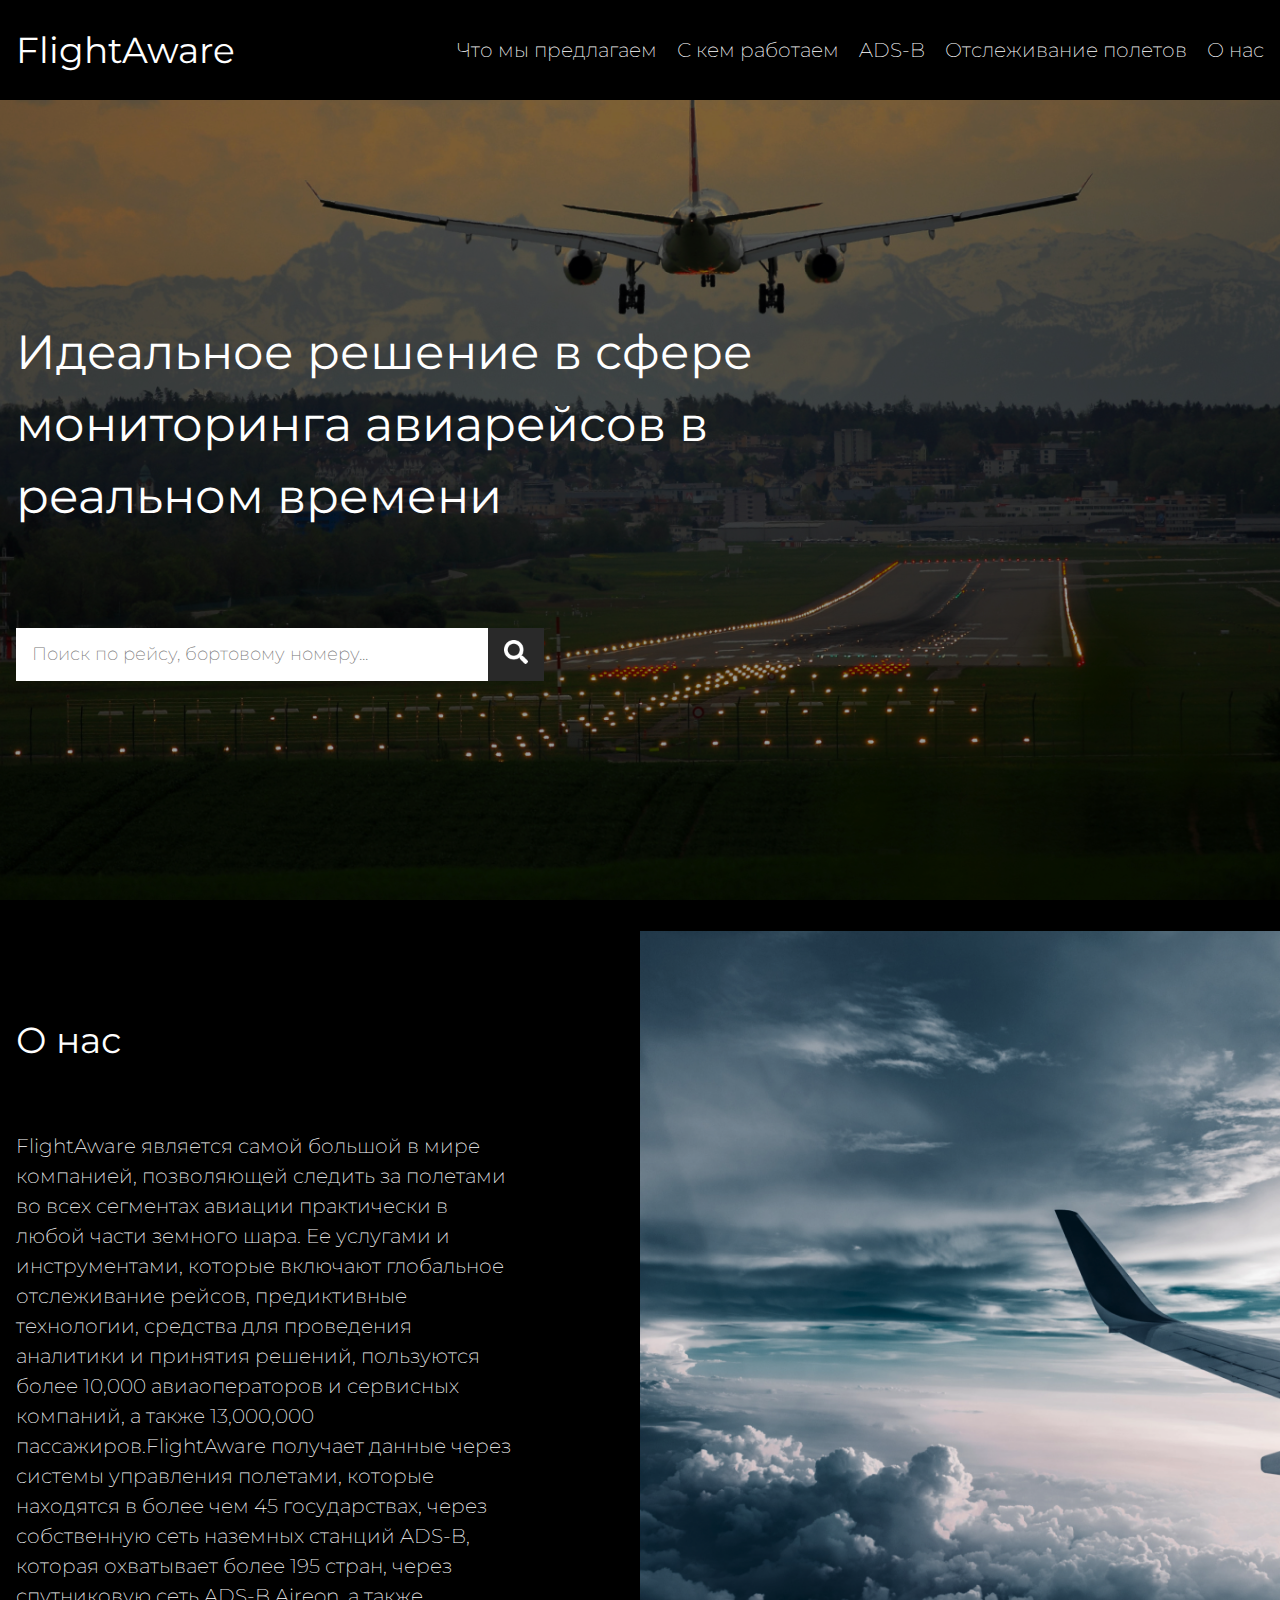
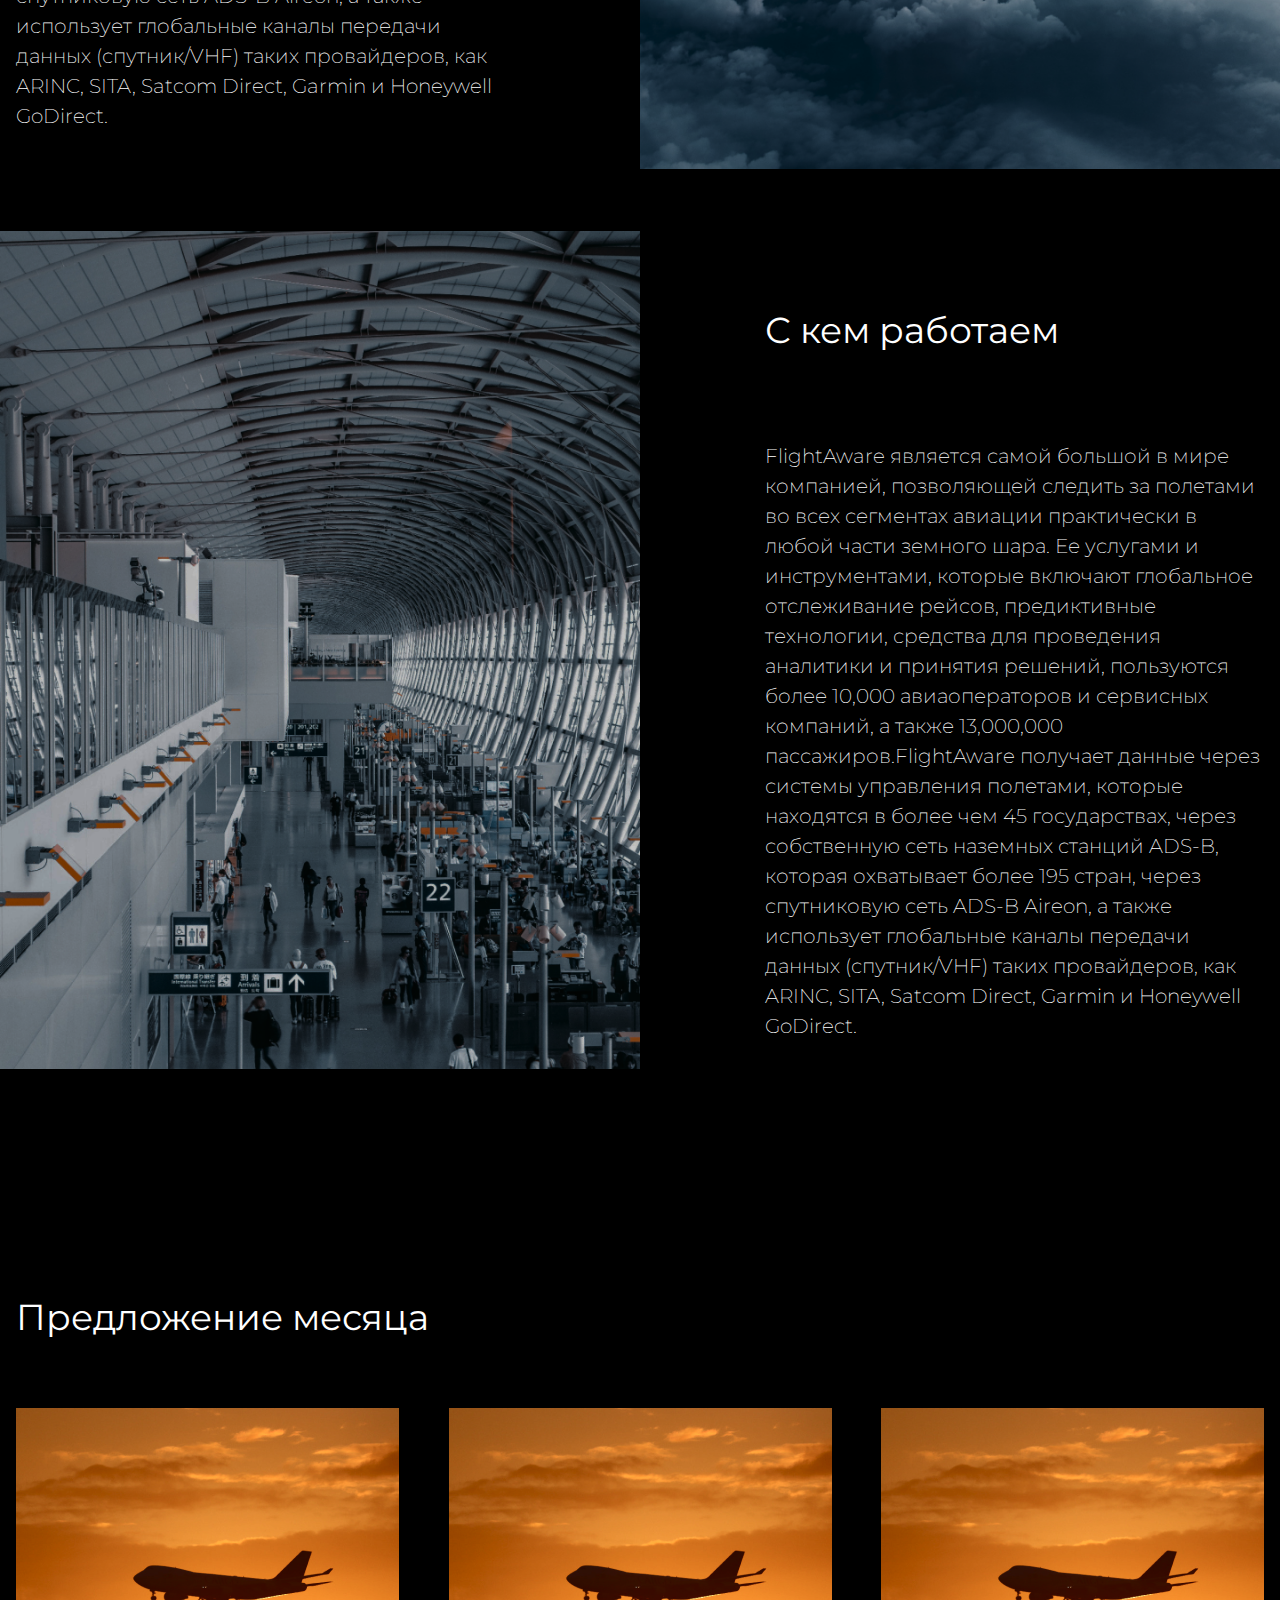
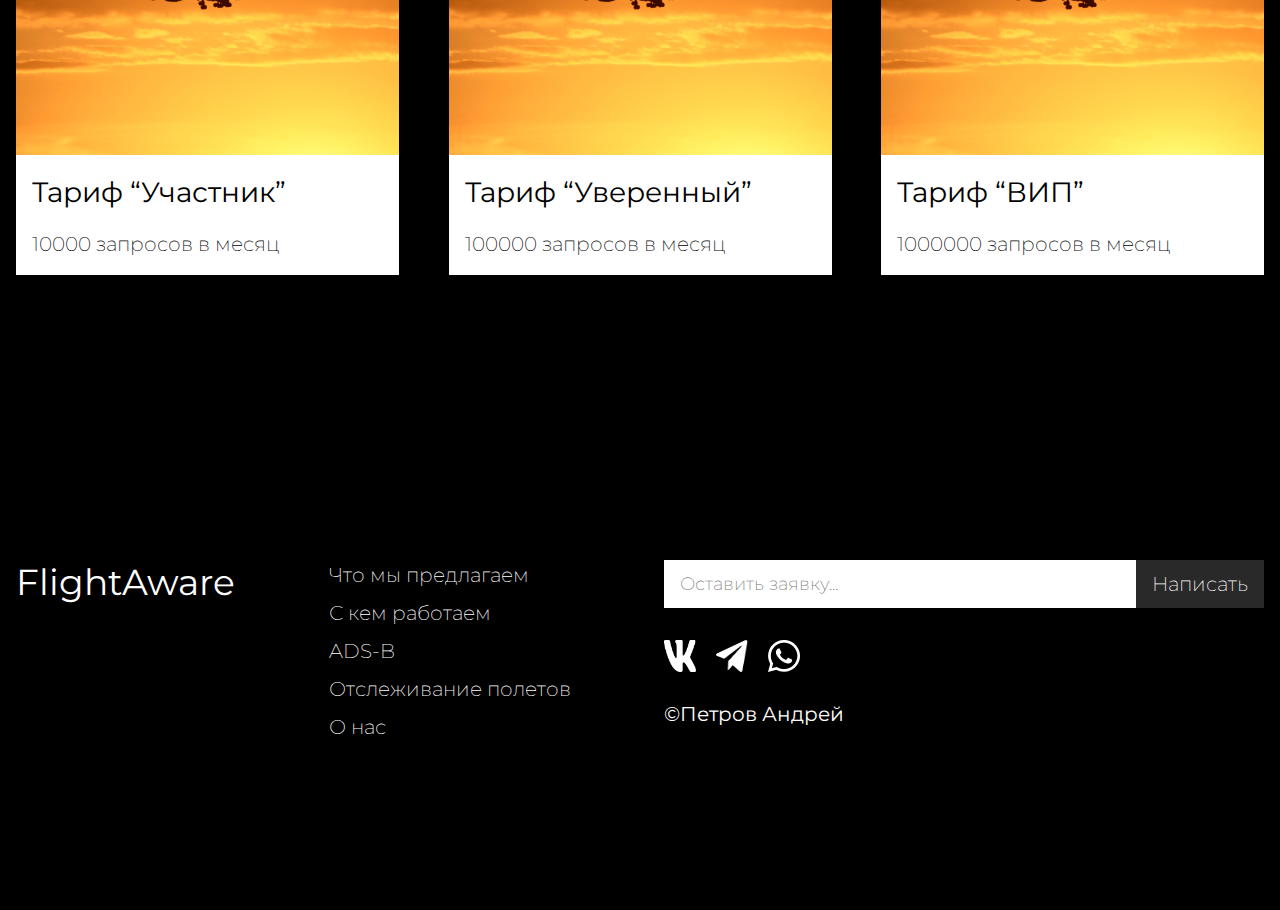
<file: index.html>
<!DOCTYPE html>
<html lang="en">
<head>
    <meta charset="UTF-8">
    <meta http-equiv="X-UA-Compatible" content="IE=edge">
    <meta name="viewport" content="width=device-width, initial-scale=1.0">
    <link rel="stylesheet" href="style.css">
    <link rel="preconnect" href="https://fonts.googleapis.com">
    <link rel="preconnect" href="https://fonts.gstatic.com" crossorigin>
    <link href="https://fonts.googleapis.com/css2?family=Montserrat:wght@100;200;300;400;500;600;700;800;900&display=swap" rel="stylesheet">
    <title>FlightAware</title>
</head>
<body>
  
    <header class="bg-dark sup-p">
        <div class="container h-100 flex align-items-center justify-between header">
            <a href="/index.html"><span class="font-light logo">FlightAware</span></a>
            <nav class="flex justify-between align-items-center header-nav">
                <a href="/offer.html" class="nav-item font-200">Что мы предлагаем</a>
                <a href="/work.html" class="nav-item font-200">С кем работаем</a>
                <a href="#" class="nav-item font-200">ADS-B</a>
                <a href="#" class="nav-item font-200">Отслеживание полетов</a>
                <a href="#" class="nav-item font-200">О нас</a>
            </nav>
            <div class="burger-button">
                <span class="burger-line"></span>
                <span class="burger-line"></span>
                <span class="burger-line"></span>
            </div>
            <nav class="burger-menu">
                <div class="krest"></div>
                <div class="w-100 flex align-items-center justify-center flex-col">
                    <a href="/offer.html" class="nav-item font-200">Что мы предлагаем</a>
                    <a href="/work.html" class="nav-item font-200">С кем работаем</a>
                    <a href="#" class="nav-item font-200">ADS-B</a>
                    <a href="#" class="nav-item font-200">Отслеживание полетов</a>
                    <a href="#" class="nav-item font-200">О нас</a>
                </div>
            </nav>
        </div>
    </header>
    <section class="main h-full sup-p">
        <div class="container">
            <div class="h-100 flex flex-col align-items-start justify-center">
                <h1 class="font-light font-400 main-title">Идеальное решение в сфере мониторинга авиарейсов в реальном времени</h1>
                <div class="w-100 flex">
                    <input type="text" placeholder="Поиск по рейсу, бортовому номеру...">
                    <button class="btn"><img src="/img/search-icon.png" alt=""></button>
                </div>
            </div>
        </div>
    </section>
    <section class="about h-full sup-p">
        <div class="container flex flex-col align-items-start justify-center">
            <div class="w-40">
                <h2 class="font-light font-400">О нас</h2>
                <p class="font-light font-200">FlightAware является самой большой в мире компанией, позволяющей следить за полетами во всех сегментах авиации практически в любой части земного шара. Ее услугами и инструментами, которые включают глобальное отслеживание рейсов, предиктивные технологии, средства для проведения аналитики и принятия решений, пользуются более 10,000 авиаоператоров и сервисных компаний, а также 13,000,000 пассажиров.FlightAware получает данные через системы управления полетами, которые находятся в более чем 45 государствах, через собственную сеть наземных станций ADS-B, которая охватывает более 195 стран, через спутниковую сеть ADS-B Aireon, а также использует глобальные каналы передачи данных (спутник/VHF) таких провайдеров, как ARINC, SITA, Satcom Direct, Garmin и Honeywell GoDirect.</p>
            </div>
            <img class="bg-img" src="/img/about-bg.png" alt="">
        </div>
    </section>
    <section class="work h-full sup-p">
        <div class="container flex">
            <div class="w-60"></div>
            <div class="w-40 flex flex-col align-items-start justify-center">
                <h2 class="font-light font-400">С кем работаем</h2>
                <p class="font-light font-200">FlightAware является самой большой в мире компанией, позволяющей следить за полетами во всех сегментах авиации практически в любой части земного шара. Ее услугами и инструментами, которые включают глобальное отслеживание рейсов, предиктивные технологии, средства для проведения аналитики и принятия решений, пользуются более 10,000 авиаоператоров и сервисных компаний, а также 13,000,000 пассажиров.FlightAware получает данные через системы управления полетами, которые находятся в более чем 45 государствах, через собственную сеть наземных станций ADS-B, которая охватывает более 195 стран, через спутниковую сеть ADS-B Aireon, а также использует глобальные каналы передачи данных (спутник/VHF) таких провайдеров, как ARINC, SITA, Satcom Direct, Garmin и Honeywell GoDirect.</p>
            </div>
            <img class="bg-img" src="/img/work-bg.png" alt="">
        </div>
    </section>
    <section class="month h-full bg-dark sup-p">
        <div class="container flex flex-col justify-center">
            <h2 class="w-100 font-light font-400 main-title">Предложение месяца</h2>
            <div class="flex justify-between align-items-center w-100 font-light">
                <div class="flex flex-col">
                    <img src="/img/month.png" alt="">
                    <div class="bg-light flex flex-col justify-between align-items-start">
                        <h3 class="font-400 font-dark m-1">Тариф “Участник”</h3>
                        <p class="font-200 font-dark m-1 mt-0">10000 запросов в месяц</p>
                    </div>
                </div>
                <div class="flex flex-col">
                    <img src="/img/month.png" alt="">
                    <div class="bg-light flex flex-col justify-between align-items-start">
                        <h3 class="font-400 font-dark m-1">Тариф “Уверенный”</h3>
                        <p class="font-200 font-dark m-1 mt-0">100000 запросов в месяц</p>
                    </div>
                </div>
                <div class="flex flex-col">
                    <img src="/img/month.png" alt="">
                    <div class="bg-light flex flex-col justify-between align-items-start">
                        <h3 class="font-400 font-dark m-1">Тариф “ВИП”</h3>
                        <p class="font-200 font-dark m-1 mt-0">1000000 запросов в месяц</p>
                    </div>
                </div>
            </div>
        </div>
    </section>
    <footer class="bg-dark sup-p">
        <div class="container flex justify-between align-items-start p-10">
            <a href="index.html"><span class="font-light logo">FlightAware</span></a>
            <nav class="flex flex-col justify-between align-items-start">
                <a href="/offer.html" class="footer-nav-item font-200">Что мы предлагаем</a>
                <a href="/work.html" class="footer-nav-item font-200">С кем работаем</a>
                <a href="#" class="footer-nav-item font-200">ADS-B</a>
                <a href="#" class="footer-nav-item font-200">Отслеживание полетов</a>
                <a href="#" class="footer-nav-item font-200">О нас</a>
            </nav>
            <div class="flex flex-col align-items-start justify-start">
                <div class="flex">
                    <input type="text" placeholder="Оставить заявку...">
                    <button class="btn font-light">Написать</button>
                </div>
                <div class="mt-2">
                    <a href="#" class="soc-item"><img src="/img/vk.png" alt=""></a>
                    <a href="#" class="soc-item"><img src="/img/tg.png" alt=""></a>
                    <a href="#" class="soc-item"><img src="/img/wa.png" alt=""></a>
                </div>
                <p class="font-light">&#169;Петров Андрей</p>
            </div>
           
        </div>
    </footer>
    <script src="/index.js"></script>
</body>
</html>
</file>
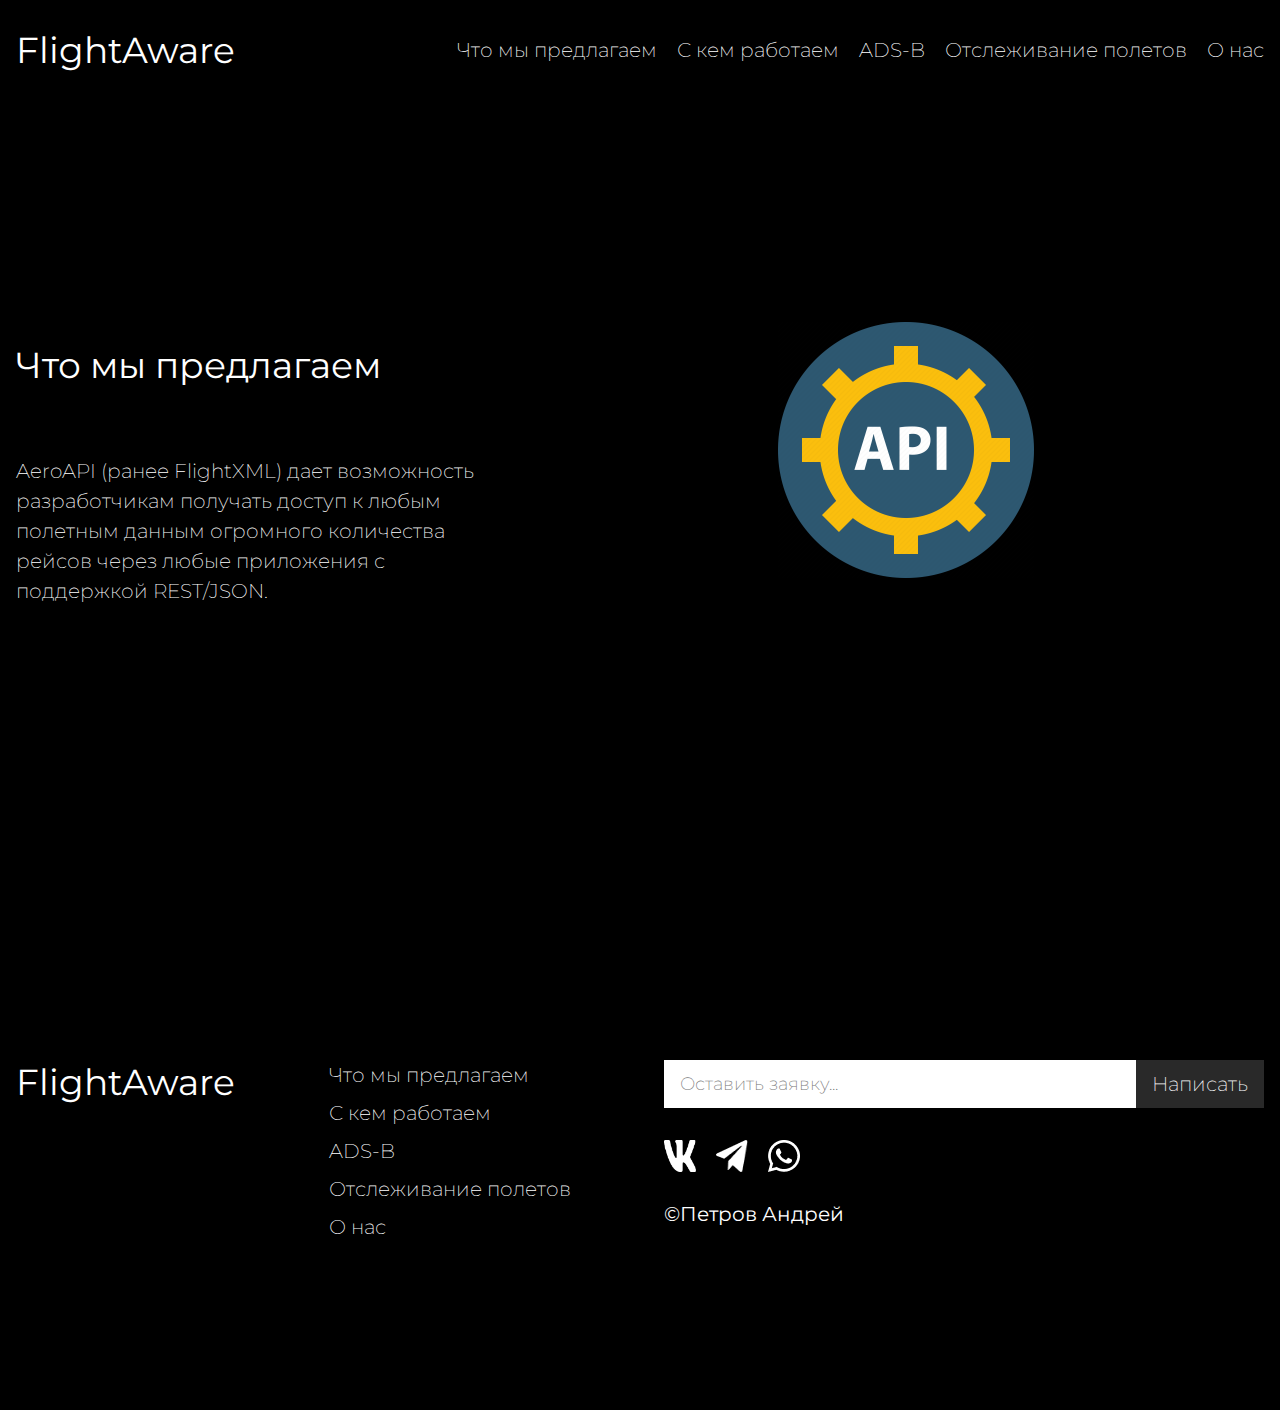
<file: offer.html>
<!DOCTYPE html>
<html lang="en">
<head>
    <meta charset="UTF-8">
    <meta http-equiv="X-UA-Compatible" content="IE=edge">
    <meta name="viewport" content="width=device-width, initial-scale=1.0">
    <link rel="stylesheet" href="/style.css">
    <link rel="preconnect" href="https://fonts.googleapis.com">
    <link rel="preconnect" href="https://fonts.gstatic.com" crossorigin>
    <link href="https://fonts.googleapis.com/css2?family=Montserrat:wght@100;200;300;400;500;600;700;800;900&display=swap" rel="stylesheet">
    <title>FlightAware</title>
</head>
<body class="bg-dark">
    <header class="bg-dark">
        <div class="container h-100 flex align-items-center justify-between header">
            <a href="/index.html"><span class="font-light logo">FlightAware</span></a>
            <nav class="flex justify-between align-items-center header-nav">
                <a href="/offer.html" class="nav-item font-200">Что мы предлагаем</a>
                <a href="/work.html" class="nav-item font-200">С кем работаем</a>
                <a href="#" class="nav-item font-200">ADS-B</a>
                <a href="#" class="nav-item font-200">Отслеживание полетов</a>
                <a href="#" class="nav-item font-200">О нас</a>
            </nav>
            <div class="burger-button">
                <span class="burger-line"></span>
                <span class="burger-line"></span>
                <span class="burger-line"></span>
            </div>
            <nav class="burger-menu">
                <div class="krest"></div>
                <div class="w-100 flex align-items-center justify-center flex-col">
                    <a href="/offer.html" class="nav-item font-200">Что мы предлагаем</a>
                    <a href="/work.html" class="nav-item font-200">С кем работаем</a>
                    <a href="#" class="nav-item font-200">ADS-B</a>
                    <a href="#" class="nav-item font-200">Отслеживание полетов</a>
                    <a href="#" class="nav-item font-200">О нас</a>
                </div>
            </nav>
        </div>
    </header>
    <section class="about aero-api h-full">
        <div class="container flex flex-col align-items-start justify-center">
            <div class="w-40">
                <h2 class="font-light font-400">Что мы предлагаем</h2>
                <p class="font-light font-200">AeroAPI (ранее FlightXML) дает возможность разработчикам получать доступ к любым полетным данным огромного количества рейсов через любые приложения с поддержкой REST/JSON.</p>
            </div>
            <img class="bg-img" src="/img/aero-api.png" alt="">
        </div>
    </section>
    <footer class="bg-dark">
        <div class="container flex justify-between align-items-start p-10">
            <a href="index.html"><span class="font-light logo">FlightAware</span></a>
            <nav class="flex flex-col justify-between align-items-start">
                <a href="/offer.html" class="footer-nav-item font-200">Что мы предлагаем</a>
                <a href="/work.html" class="footer-nav-item font-200">С кем работаем</a>
                <a href="#" class="footer-nav-item font-200">ADS-B</a>
                <a href="#" class="footer-nav-item font-200">Отслеживание полетов</a>
                <a href="#" class="footer-nav-item font-200">О нас</a>
            </nav>
            <div class="flex flex-col align-items-start justify-start">
                <div class="flex">
                    <input type="text" placeholder="Оставить заявку...">
                    <button class="btn font-light">Написать</button>
                </div>
                <div class="mt-2">
                    <a href="#" class="soc-item"><img src="/img/vk.png" alt=""></a>
                    <a href="#" class="soc-item"><img src="/img/tg.png" alt=""></a>
                    <a href="#" class="soc-item"><img src="/img/wa.png" alt=""></a>
                    
                </div>
                <p class="font-light">&#169;Петров Андрей</p>
            </div>
           
        </div>
    </footer>
    <script src="/index.js"></script>
</body>
</html>
</file>
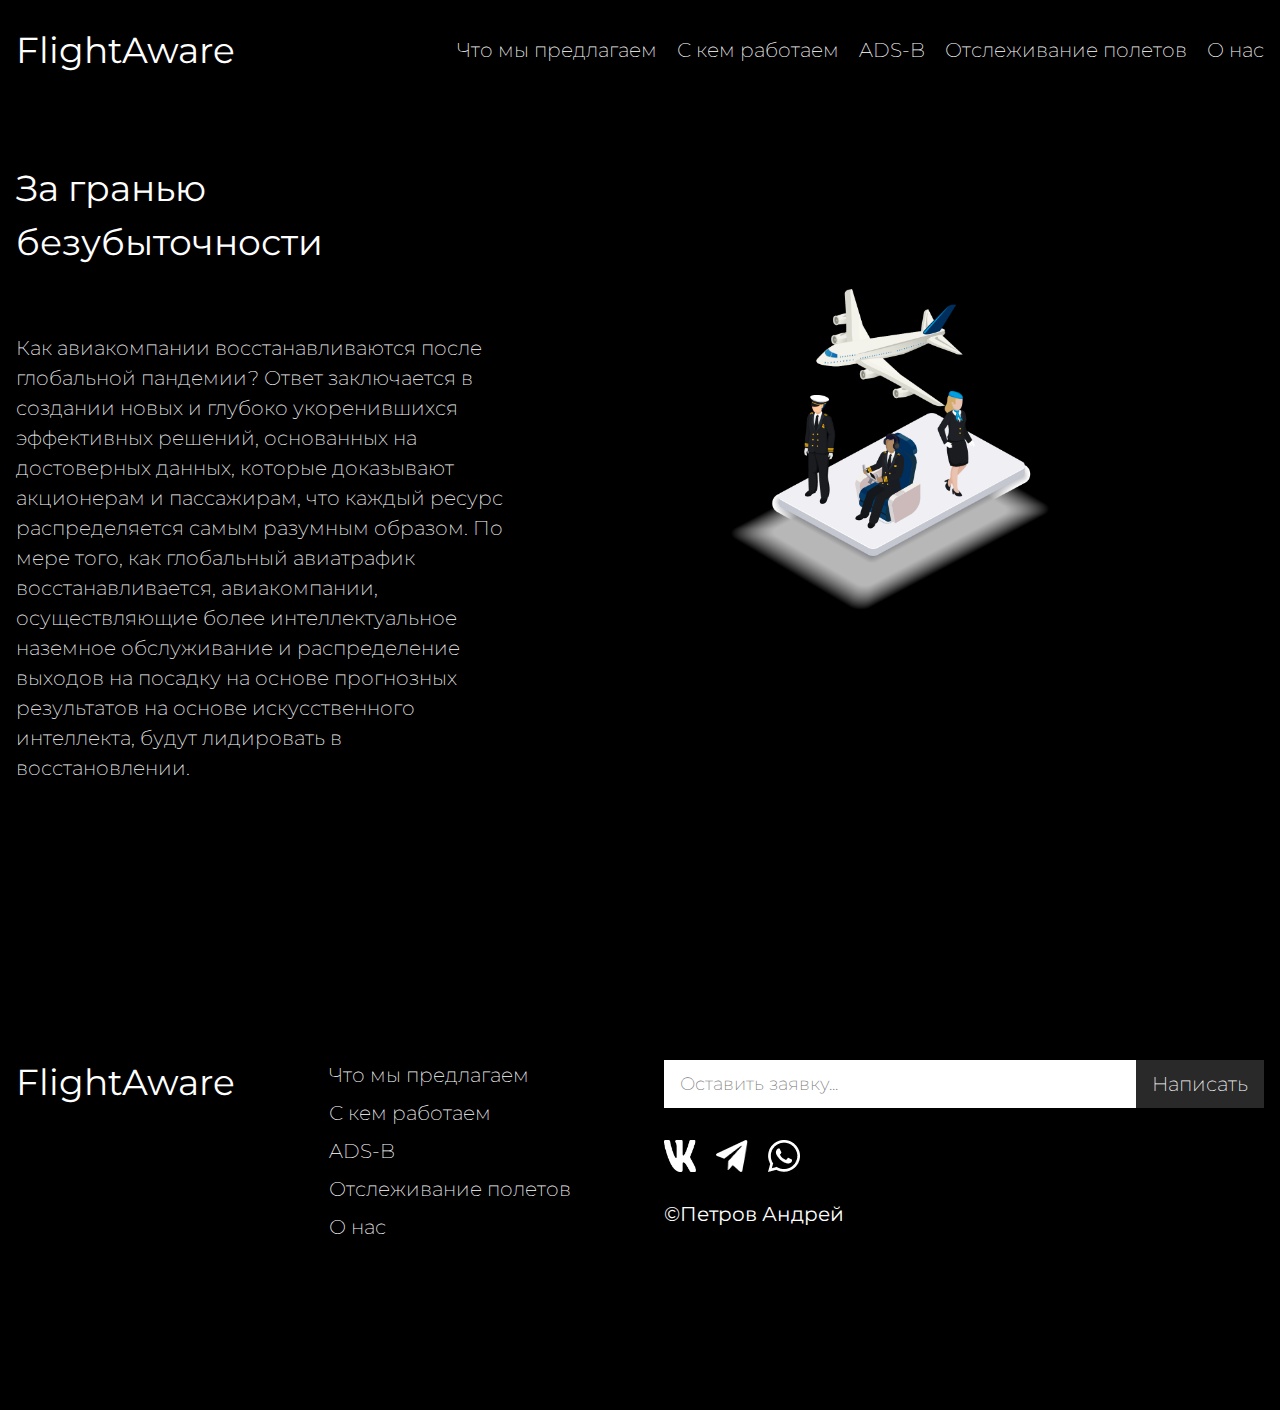
<file: work.html>
<!DOCTYPE html>
<html lang="en">
<head>
    <meta charset="UTF-8">
    <meta http-equiv="X-UA-Compatible" content="IE=edge">
    <meta name="viewport" content="width=device-width, initial-scale=1.0">
    <link rel="stylesheet" href="/style.css">
    <link rel="preconnect" href="https://fonts.googleapis.com">
    <link rel="preconnect" href="https://fonts.gstatic.com" crossorigin>
    <link href="https://fonts.googleapis.com/css2?family=Montserrat:wght@100;200;300;400;500;600;700;800;900&display=swap" rel="stylesheet">
    <title>FlightAware</title>
</head>
<body class="bg-dark">
    <header class="bg-dark">
        <div class="container h-100 flex align-items-center justify-between header">
            <a href="/index.html"><span class="font-light logo">FlightAware</span></a>
            <nav class="flex justify-between align-items-center header-nav">
                <a href="/offer.html" class="nav-item font-200">Что мы предлагаем</a>
                <a href="/work.html" class="nav-item font-200">С кем работаем</a>
                <a href="#" class="nav-item font-200">ADS-B</a>
                <a href="#" class="nav-item font-200">Отслеживание полетов</a>
                <a href="#" class="nav-item font-200">О нас</a>
            </nav>
            <div class="burger-button">
                <span class="burger-line"></span>
                <span class="burger-line"></span>
                <span class="burger-line"></span>
            </div>
            <nav class="burger-menu">
                <div class="krest"></div>
                <div class="w-100 flex align-items-center justify-center flex-col">
                    <a href="/offer.html" class="nav-item font-200">Что мы предлагаем</a>
                    <a href="/work.html" class="nav-item font-200">С кем работаем</a>
                    <a href="#" class="nav-item font-200">ADS-B</a>
                    <a href="#" class="nav-item font-200">Отслеживание полетов</a>
                    <a href="#" class="nav-item font-200">О нас</a>
                </div>
            </nav>
        </div>
    </header>
    <section class="about work-api h-full">
        <div class="container flex flex-col align-items-start justify-center">
            <div class="w-40">
                <h2 class="font-light font-400">За гранью безубыточности</h2>
                <p class="font-light font-200">Как авиакомпании восстанавливаются после глобальной пандемии? Ответ заключается в создании новых и глубоко укоренившихся эффективных решений, основанных на достоверных данных, которые доказывают акционерам и пассажирам, что каждый ресурс распределяется самым разумным образом. По мере того, как глобальный авиатрафик восстанавливается, авиакомпании, осуществляющие более интеллектуальное наземное обслуживание и распределение выходов на посадку на основе прогнозных результатов на основе искусственного интеллекта, будут лидировать в восстановлении. </p>
            </div>
            <img class="bg-img" src="/img/work-api.webp" alt="">
        </div>
    </section>
    <footer class="bg-dark">
        <div class="container flex justify-between align-items-start p-10">
            <a href="index.html"><span class="font-light logo">FlightAware</span></a>
            <nav class="flex flex-col justify-between align-items-start">
                <a href="/offer.html" class="footer-nav-item font-200">Что мы предлагаем</a>
                <a href="/work.html" class="footer-nav-item font-200">С кем работаем</a>
                <a href="#" class="footer-nav-item font-200">ADS-B</a>
                <a href="#" class="footer-nav-item font-200">Отслеживание полетов</a>
                <a href="#" class="footer-nav-item font-200">О нас</a>
            </nav>
            <div class="flex flex-col align-items-start justify-start">
                <div class="flex">
                    <input type="text" placeholder="Оставить заявку...">
                    <button class="btn font-light">Написать</button>
                </div>
                <div class="mt-2">
                    <a href="#" class="soc-item"><img src="/img/vk.png" alt=""></a>
                    <a href="#" class="soc-item"><img src="/img/tg.png" alt=""></a>
                    <a href="#" class="soc-item"><img src="/img/wa.png" alt=""></a>
                </div>
                <p class="font-light">&#169;Петров Андрей</p>
            </div>
        </div>
    </footer>
    <script src="/index.js"></script>
</body>
</html>
</file>
<file: style.css>
body {
    padding: 0;
    margin: 0;
    box-sizing: border-box;
    font-family: 'Montserrat', sans-serif;
}

header {
    position: fixed;
    z-index: 100000;
    top: 0;
    left: 0;
    right: 0;  
}

input {
    width: 440px;
    padding: 12px 16px;
    outline-offset: 0;
    border: none;
    cursor: pointer;
    overflow: hidden;
    outline: none;
    font-size: 18px;
    font-weight: 200 !important;
    font-family: 'Montserrat', sans-serif;
}

a {
    text-decoration: none;
    color: #fff;
}

a, h1, h2, h3, h4, h5, p {
    line-height: 150%;
}

h1 {
    margin: 96px 0;
    font-size: 48px;
}

h2 {
    margin: 64px 0;
    font-size: 36px;
}

h3 {
    margin: 48px 0;
    font-size: 28px;
}

h4 {
    margin: 24px 0;
    font-size: 24px;
}

h5 {
    margin: 16px 0;
    font-size: 18px;
}

/* p, a {
    font-size: 18px;
} */


/* Утилити классы */

.p-0 {
    padding: 0;
}

.p-10 {
    padding-top: 10rem;
    padding-bottom: 10rem;
}

.m-0 {
    margin: 0;
}

.m-05 {
    margin: 0.5rem;
}

.m-1 {
    margin: 1rem;
}

.m-2 {
    margin: 2rem;
}

.m-4 {
    margin: 4rem;
}

.mt-0 {
    margin-top: 0;
}

.mt-2 {
    margin-top: 2rem;
}

.btn {
    padding: 12px 16px;
    background-color: #292929;
    background-repeat: no-repeat;
    border: none;
    cursor: pointer;
    overflow: hidden;
    outline: none;
    font-size: 20px !important;
    font-weight: 200 !important;
    font-family: 'Montserrat', sans-serif;
}

.btn, a, .logo{
    transition: opacity 0.7s ease;
}

.btn:hover, a:hover, .logo:hover {
    opacity: 0.7 !important;
    cursor: pointer;
}

.btn img {
    height: 24px;
    width: 24px;
}

.nav-item {
    margin-left: 16px;
    font-size: 20px !important; 
}

.nav-item:first-child {
    margin-left: 0;
}

.soc-item {
    margin-left: 16px;

}

.soc-item img {
    height: 32px !important;
    width: 32px !important;
}

.soc-item:first-child {
    margin-left: 0;
}

.footer-nav-item {
    margin-bottom: 0.5rem;
    font-size: 20px !important; 
}

p {
    font-size: 20px;
}

.nav-item:last-child {
    margin-bottom: 0;
}

.container {
    box-sizing: border-box;
    width: 100%;
    max-width: 1440px;
    margin: 0 auto;
    position: relative;
    height: 100%;
    padding-left: 1rem !important;
    padding-right: 1rem !important;
}

.flex {
    display: flex;
}

.flex-col {
    flex-direction: column;
}

.flex-row {
    flex-direction: row;
}

.h-full {
    height: 100vh;
}

.h-100 {
    height: 100%;
}

.font-l {
    line-height: 150%;
    font-size: 36px;
}

.font-100 {
    font-weight: 100;
}

.font-200 {
    font-weight: 200;
}

.font-300 {
    font-weight: 300;
}

.font-400 {
    font-weight: 400;
}

.font-500 {
    font-weight: 500;
}

.font-600 {
    font-weight: 600;
}

.font-light {
    color: #fff;
}

.font-dark {
    color: #000;
}

.bg-dark {
    background-color: #000;
}

.bg-light {
    background-color: #fff;
}

.align-items-center {
    align-items: center;
}

.align-items-start {
    align-items: flex-start;
}

.justify-center {
    justify-content: center;
}

.justify-start {
    justify-content: flex-start;
}

.justify-between {
    justify-content: space-between;
}

.self-center {
    justify-self: center;
}

.item-center{
    align-self: center;
}

.relative {
    position: relative;
}

.w-100 {
    width: 100%;
}

.w-70 {
    width: 70%;
}

.w-60 {
    width: 60%;
}

.w-50 {
    width: 50%;
}

.w-40 {
    width: 40%;
}

.w-30 {
    width: 30%;
}

/* Большие классы */
.logo {
    font-size: 36px;
    font-style: normal;
    font-weight: 400;
    line-height: normal;
}

.main {
    background-image: url("/img/main-bg.png");
    background-color: rgba(0,0,0,0.2);
    background-blend-mode: darken;
    background-repeat: no-repeat;
    background-size: cover;
    background-position: center center;
    position: relative;
}

.aero-api{
    background-image: url("/img/aero-api.png") !important;
    background-color: #000;
    background-repeat: no-repeat;
    background-size: 20% !important;
    background-position: 76% center !important; 
    position: relative;
}

.work-api{
    background-image: url("/img/work-api.webp") !important;
    background-color: #000;
    background-repeat: no-repeat;
    background-size: 25% !important;
    background-position: 76% center !important; 
    position: relative;
}

.main-title {
    max-width: 800px;
}

.header {
    height: 100px;
}

.about {
    background-image: url("/img/about-bg.png");
    background-color: #000;
    background-repeat: no-repeat;
    background-size: 50%;
    background-position: right center;
    position: relative;
}

.work {
    background-image: url("/img/work-bg.png");
    background-color: #000;
    background-repeat: no-repeat;
    background-size: 50%;
    background-position: left center;
    position: relative;
}

.bg-img {
    display: none;
}

.burger-menu {
    display: none;
}

.header-nav {
    display: block;
}

.burger-button{
    display: none;
}

.burger-line {
    width: 32px;
    height: 2px;
    background-color: #fff;
    margin-bottom: 8px;
    display: block;
}

.burger-line:last-child {
    margin-bottom: 0;
}

.activate {
    transform: translateX(0) !important;
}

.krest:after{
    display: inline-block;
    color: #fff;
    font-size: 48px;
    content: "\00d7"; /* This will render the 'X' */
}

@media (max-width:1200px) {
    .aero-api {
        background-image: none !important;
    }

    .work-api {
        background-image: none !important;
    }

    .burger-menu {
        box-sizing: border-box;
        position: absolute;
        left: 0;
        bottom: 0;
        right: 0;
        top: 0;
        background-color: #000;
        width: 100wh;
        height: 100vh;        
        display: flex;
        flex-direction: column;
        align-items: end;
        justify-content: center;
        padding: 0 1rem;
        transform: translateX(-100vw);
        transition: all 0.7s ease;
    }

    .burger-button {
        display: block;
    }

    .container {
        box-sizing: border-box;
        width: 100%;
        padding-left: 1rem !important;
        padding-right: 1rem !important;
    }


    h1 {
        margin: 48px 0;
        font-size: 36px;
    }
    
    h2 {
        margin: 32px 0;
        font-size: 28px;
    }
    
    h3 {
        margin: 24px 0;
        font-size: 24px;
    }
    
    h4 {
        margin: 16px 0;
        font-size: 20px;
    }
    
    h5 {
        margin: 12px 0;
        font-size: 18px;
    }

    .header-nav {
        display: none;
    }

    .logo {
        font-size: 24px;
        font-style: normal;
        font-weight: 400;
        line-height: normal;
    }

    .main-title {
        max-width: 100% !important;
    }

    input {
        width: 80%;
        padding: 6px 8px;
        font-size: 18px;
    }

    .btn {
        padding: 6px 8px;
        font-size: 18px;
    }

    .about.h-full, .work.h-full, .month.h-full {
        height: auto;
    }

    .bg-img {
        display: block;
        width: 100%;
    }

    .about, .work {
        background-image: none;
    }

    .about .container, .work .container {
        flex-direction: column;
    }

    .w-100 {
        width: 100% !important;
    }
    
    .w-70 {
        width: 100% !important;
    }
    
    .w-60 {
        width: 100% !important;
    }
    
    .w-50 {
        width: 100% !important;
    }
    
    .w-40 {
        width: 100% !important;
    }
    
    .w-30 {
        width: 100% !important;
    }

    .sup-p {
        padding: 0 0;
    }

    .month .container {
        flex-direction: column !important;
    }

    .month .container div {
        flex-direction: column !important;
    }

    .month .container div div {
        margin-bottom: 2rem;
    }

    .month .container div div img {
        width: 100%;
    }

    .month .container div div:last-child {
        margin-bottom: 0;
    }

    footer .container {
        flex-direction: column !important;
        align-items: start;
        justify-content: start;
    }

    footer input {
        width: 80%;
    }

    p, a {
        font-size: 18px !important;
    }

    .p-10 {
        padding-top: 5rem;
        padding-bottom: 5rem;
    }

    footer .container > * {
        margin-bottom: 3rem;
    }

    footer .container > *:last-child {
        margin-bottom: 0;
    }

    .soc-item img {
        height: 24px !important;
        width: 24px !important;
    }
    body > footer > div > div > div.flex{
        width: 100%;
    }
}



@media (max-width:960px) {
    h1 {
        margin: 40px 0;
        font-size: 36px;
    }
    
    h2 {
        margin: 24px 0;
        font-size: 28px;
    }
    
    h3 {
        margin: 20px 0;
        font-size: 24px;
    }
    
    h4 {
        margin: 16px 0;
        font-size: 18px;
    }
    
    h5 {
        margin: 16px 0;
        font-size: 16px;
    }

    .header-nav {
        display: none;
    }

    .logo {
        font-size: 22px;
        font-style: normal;
        font-weight: 400;
        line-height: normal;
    }

    .main-title {
        max-width: 100% !important;
    }

    input {
        width: 80%;
        padding: 6px 8px;
        font-size: 16px;
    }

    .btn {
        padding: 6px 8px;
        font-size: 16px;
    }

    .about.h-full, .work.h-full, .month.h-full {
        height: auto;
    }

    .bg-img {
        display: block;
        width: 100%;
    }

    .about, .work {
        background-image: none;
    }

    .about .container, .work .container {
        flex-direction: column;
    }

    p, a {
        font-size: 16px !important;
    }

    .w-100 {
        width: 100% !important;
    }
    
    .w-70 {
        width: 100% !important;
    }
    
    .w-60 {
        width: 100% !important;
    }
    
    .w-50 {
        width: 100% !important;
    }
    
    .w-40 {
        width: 100% !important;
    }
    
    .w-30 {
        width: 100% !important;
    }

    .sup-p {
        padding: 0 0;
    }

    .month .container {
        flex-direction: column !important;
    }

    .month .container div {
        flex-direction: column !important;
    }

    .month .container div div {
        margin-bottom: 1.5rem;
    }

    .month .container div div img {
        width: 100%;
    }

    .month .container div div:last-child {
        margin-bottom: 0;
    }

    footer .container {
        flex-direction: column !important;
        align-items: start;
        justify-content: start;
    }

    footer input {
        width: 100%;
    }

    .p-10 {
        padding: 4rem 0;
    }

    footer .container > * {
        margin-bottom: 3rem;
    }

    footer .container > *:last-child {
        margin-bottom: 0;
    }

    .soc-item img {
        height: 24px !important;
        width: 24px !important;
    }
}


@media (max-width:600px) {
    h1 {
        margin: 24px 0;
        font-size: 28px;
    }
    
    h2 {
        margin: 22px 0;
        font-size: 24px;
    }
    
    h3 {
        margin: 18px 0;
        font-size: 18px;
    }
    
    h4 {
        margin: 12px 0;
        font-size: 14px;
    }
    
    h5 {
        margin: 8px 0;
        font-size: 14px;
    }

    .header-nav {
        display: none;
    }

    .logo {
        font-size: 18px;
        font-style: normal;
        font-weight: 400;
        line-height: normal;
    }

    .main-title {
        max-width: 100% !important;
    }

    input {
        width: 100%;
        padding: 2px 4px;
        font-size: 14px;
    }

    .btn {
        padding: 2px 4px;
        font-size: 14px;
    }

    .about.h-full, .work.h-full, .month.h-full {
        height: auto;
    }

    .bg-img {
        display: block;
        width: 100%;
    }

    .about, .work {
        background-image: none;
    }

    .about .container, .work .container {
        flex-direction: column;
    }

    p, a {
        font-size: 14px !important;
    }

    .w-100 {
        width: 100% !important;
    }
    
    .w-70 {
        width: 100% !important;
    }
    
    .w-60 {
        width: 100% !important;
    }
    
    .w-50 {
        width: 100% !important;
    }
    
    .w-40 {
        width: 100% !important;
    }
    
    .w-30 {
        width: 100% !important;
    }

    .sup-p {
        padding: 0 0;
    }

    .month .container {
        flex-direction: column !important;
    }

    .month .container div {
        flex-direction: column !important;
    }

    .month .container div div {
        margin-bottom: 1.5rem;
    }

    .month .container div div img {
        width: 100%;
    }

    .month .container div div:last-child {
        margin-bottom: 0;
    }

    footer .container {
        flex-direction: column !important;
        align-items: start;
        justify-content: start;
    }

    footer input {
        width: 80%;
    }

    .p-10 {
        padding: 4rem 0;
    }

    footer .container > * {
        margin-bottom: 3rem;
    }

    footer .container > *:last-child {
        margin-bottom: 0;
    }

    .soc-item img {
        height: 24px !important;
        width: 24px !important;
    }
}
</file>
